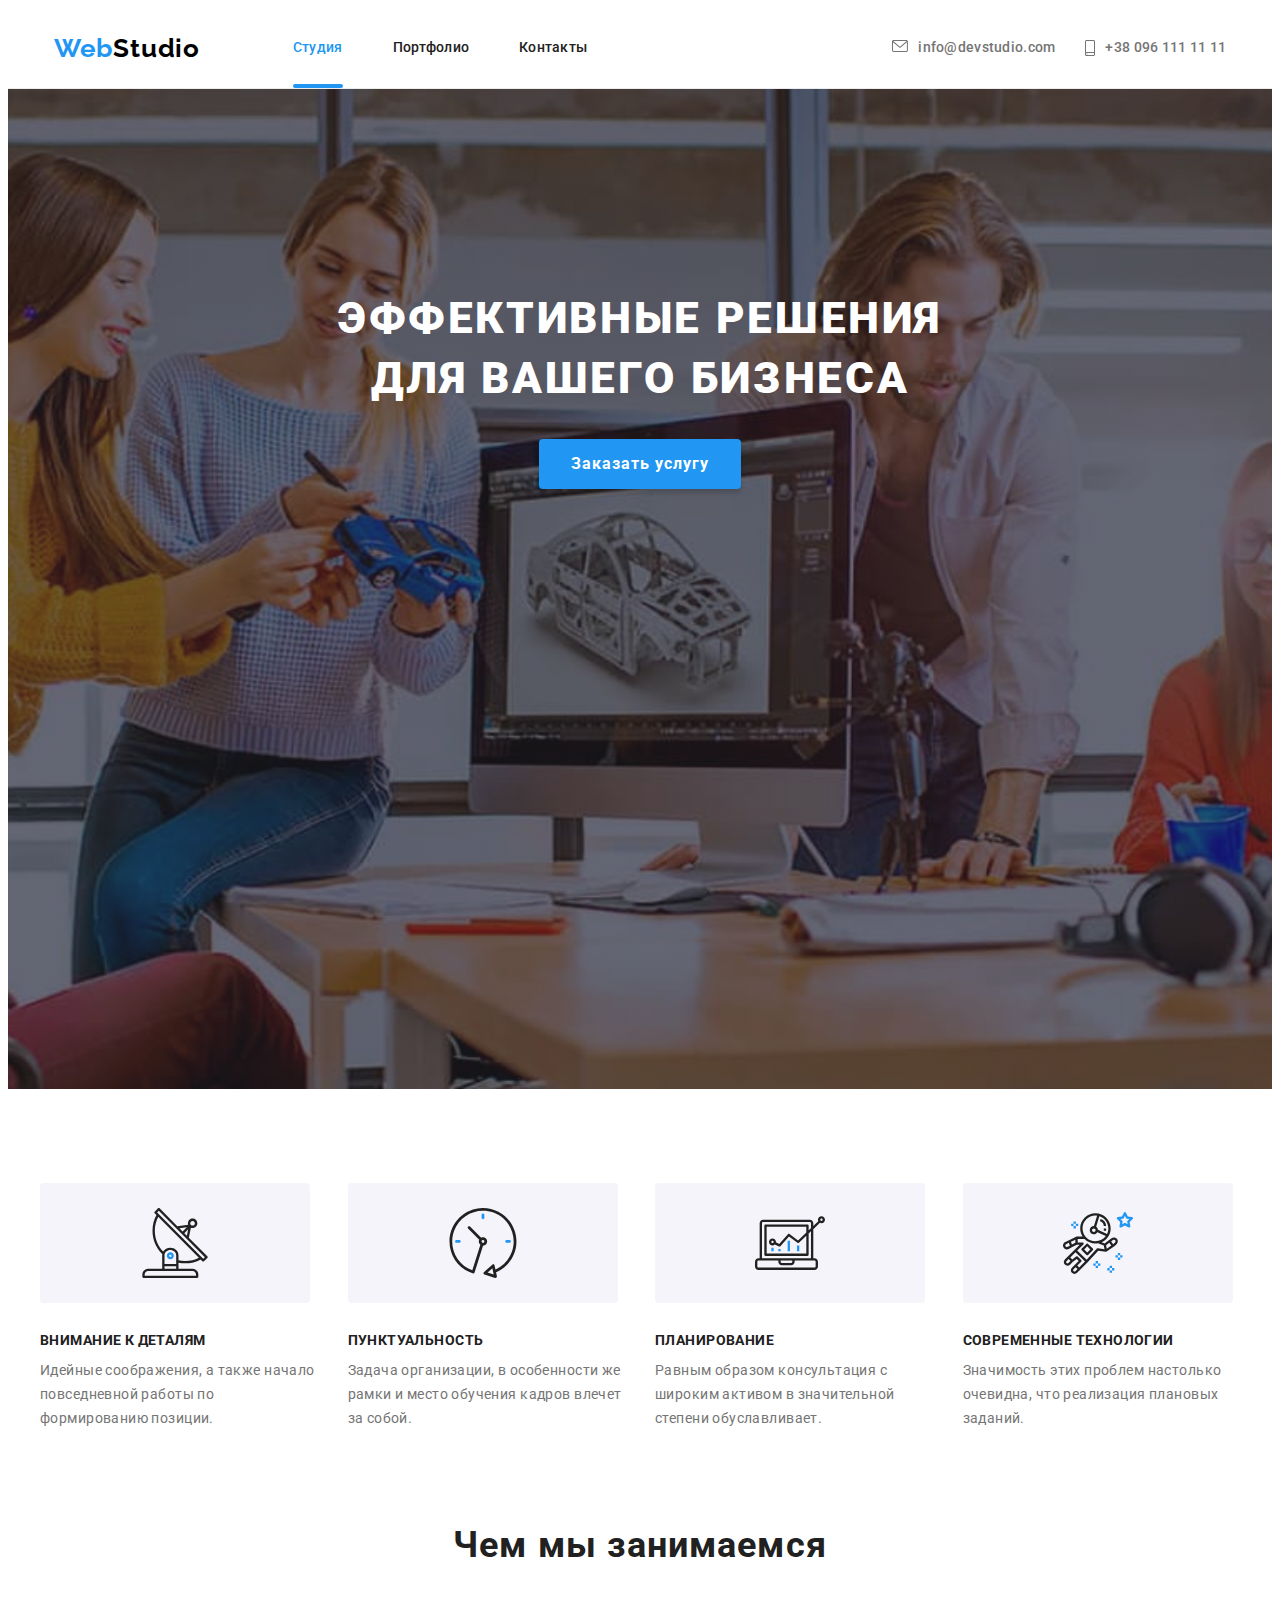
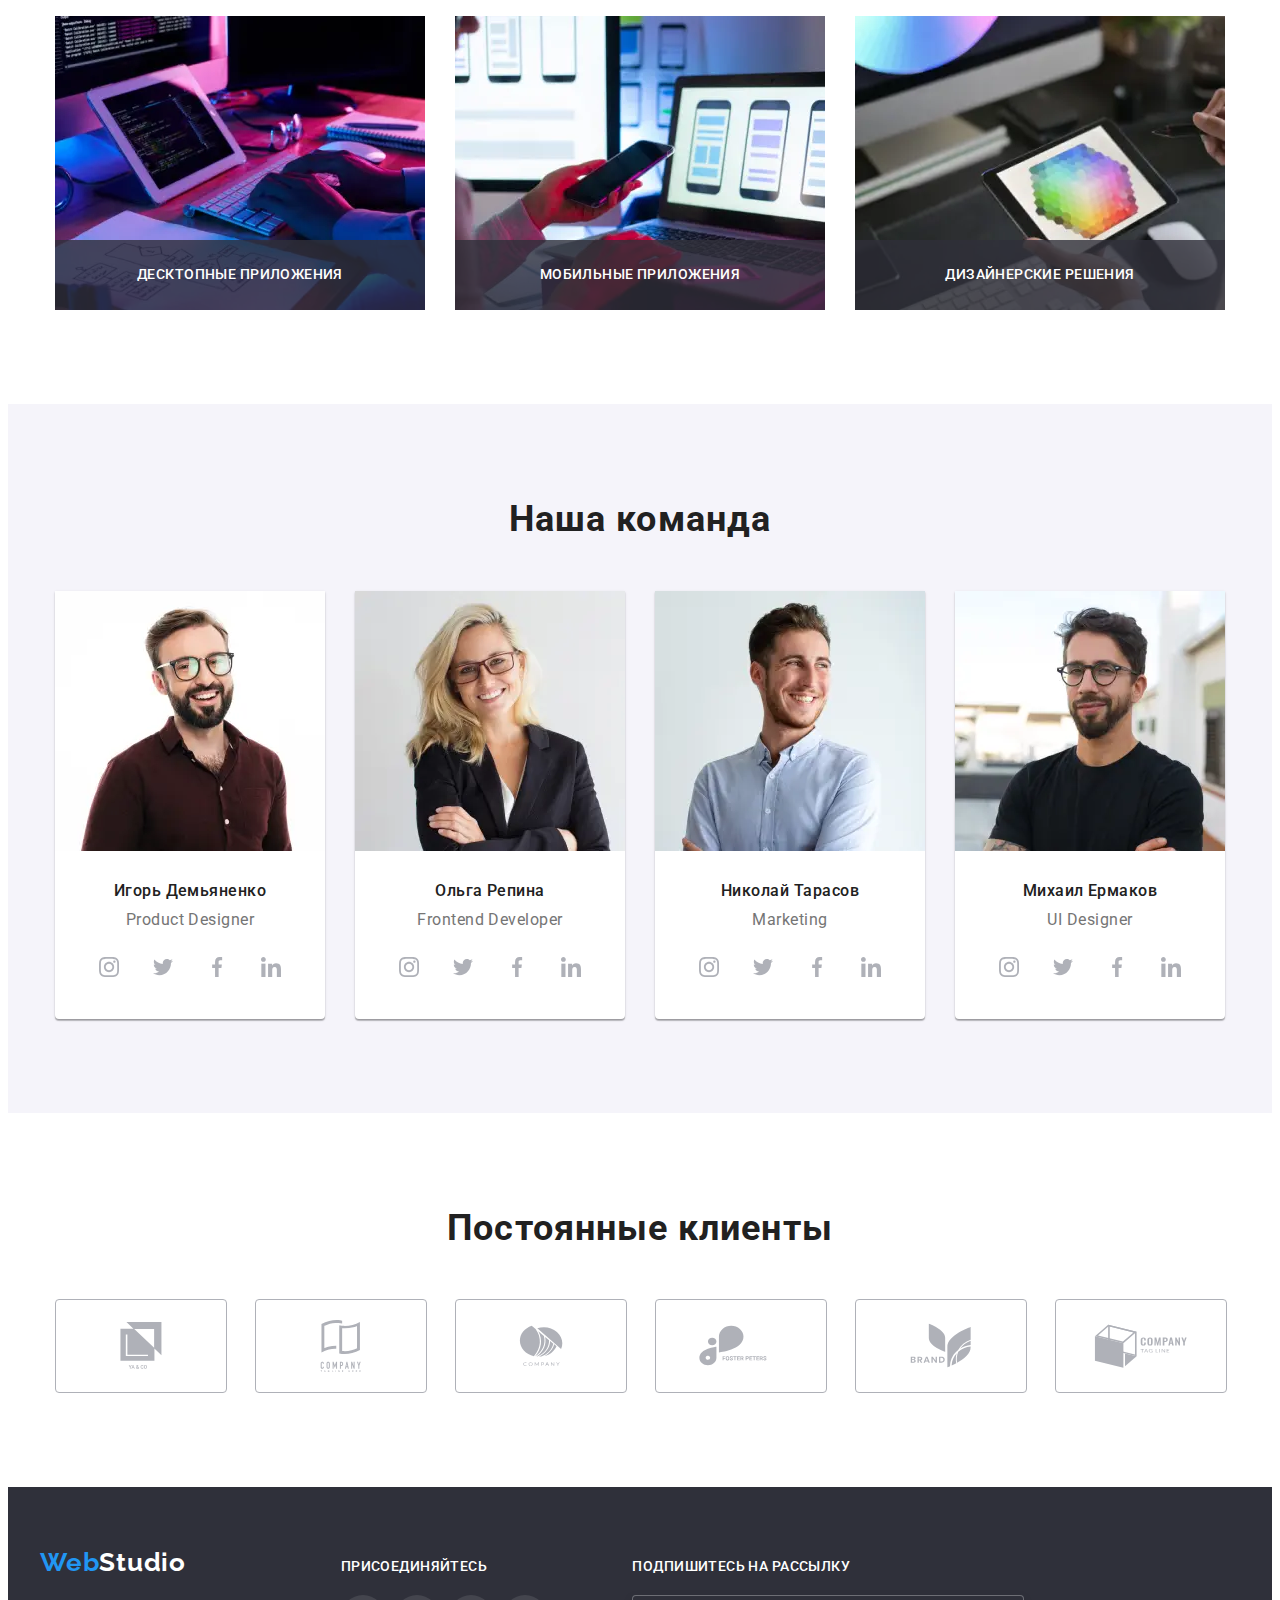
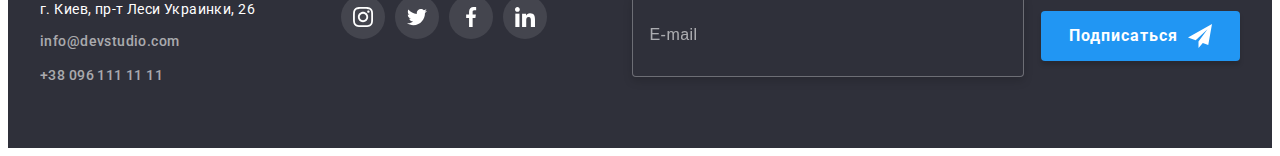
<file: index.html>
<!DOCTYPE html>
<html lang="ru">

<head>
    <meta charset="UTF-8">
    <meta http-equiv="X-UA-Compatible" content="IE=edge">
    <meta name="viewport" content="width=device-width, initial-scale=1.0">
    <title>Webstudio</title>
    <link rel="stylesheet" href="https://cdnjs.cloudflare.com/ajax/libs/modern-normalize/1.0.0/modern-normalize.min.css"
        integrity="sha512-ISS7cAi1PEhQ8jnbJpJZMd29NlhNj4AWYyLOSp2CE/CsHxTCu+r+t0D2yoJudVrd0/8fTVPUVDzY5Tvli75u/g=="
        crossorigin="anonymous" />
    <link rel="stylesheet" href="https://cdnjs.cloudflare.com/ajax/libs/animate.css/4.1.1/animate.min.css" />
    <link rel="preconnect" href="https://fonts.gstatic.com">
    <link
        href="https://fonts.googleapis.com/css2?family=Raleway:wght@700&family=Roboto:wght@400;500;700;900&display=swap"
        rel="stylesheet">
    <link rel="stylesheet" href="./css/main.min.css">
</head>

<body>
    <header class="header">
        <!-- Navigation section -->
        <div class="container header__container flex-component">
            <nav class="header__nav">
                <a class="logo header__logo header__logo_margin_right link" lang="en" href="./index.html">Web<span
                        class="header__logo_color">Studio</span></a>

                <ul class="menu flex-component list">
                    <li class="menu__item"><a class="menu__link link current" href="./index.html">Студия</a></li>
                    <li class="menu__item"><a class="menu__link link" href="./portfolio.html">Портфолио</a></li>
                    <li class="menu__item"><a class="menu__link link" href="">Контакты</a></li>
                </ul>
            </nav>
            <button type="button" class="header__mobile-menu-btn" data-menu-button>
                <svg class="header__mobile-menu-icon">
                    <use href="./images/icons.svg/symbol-defs.svg#icon-menu-mobl"></use>
                </svg>
            </button>

            <!-- Contact section -->
            <ul class="contacts header__contacts list">
                <li class="contacts__list"><a class="contacts__link header__contacts-link link"
                        href="mailto:info@devstudio.com">
                        <svg class="contacts__icon contacts__icon-email_size">
                            <use href="./images/icons.svg/symbol-defs.svg#envelope-icon"></use>
                        </svg>info@devstudio.com</a></li>
                <li class="contacts__list"><a class="contacts__link header__contacts-link link"
                        href="tel:+380961111111">
                        <svg class="contacts__icon contacts__icon-tel_size contacts__margin-top" width="10" height="16">
                            <use href="./images/icons.svg/symbol-defs.svg#smartphone"></use>
                        </svg>+38 096 111 11 11</a></li>
            </ul>
        </div>

        <!-- Mobile menu section -->
        <div class="mobile-menu" data-menu>
            <div class="mobile-menu__container">
                <button type="button" class="mobile-menu__close-btn" data-menu-close>
                    <svg class="mobile-menu__icon-close">
                        <use href="./images/icons.svg/symbol-defs.svg#close-mobl-menu"></use>
                    </svg>
                </button>

                <ul class="mobile-menu__nav list">
                    <li class="mobile-menu__item"><a href=""
                            class="mobile-menu__link mobile-menu__link-current ">Студия</a></li>
                    <li class="mobile-menu__item"><a href="./portfolio.html" class="mobile-menu__link">Портфолио</a>
                    </li>
                    <li class="mobile-menu__item"><a href="" class="mobile-menu__link">Контакты</a></li>
                </ul>

                <ul class="mobile-menu__contacts list">
                    <li class="mobile-menu__contacts-item ">
                        <a href="tel:+380961111111" class="mobile-menu__contacts-link mobile-menu__phone-color link">+38 096 111 11 11</a>
                    </li>
                    <li class="mobile-menu__contacts-item mobile-menu__email">
                        <a href="mailto:info@devstudio.com"
                            class="mobile-menu__contacts-link mobile-menu__email link">info@devstudio.com</a>
                    </li>
                </ul>

                <ul class="mobile-menu__social-list list">
                    <li class="mobile-menu__social-item">
                        <a href="" class="mobile-menu__social-links mobile-menu__after link">Instagram</a>
                    </li>
                    <li class="mobile-menu__social-item">
                        <a href="" class="mobile-menu__social-links mobile-menu__after link ">Twitter</a>
                    </li>
                    <li class="mobile-menu__social-item">
                        <a href="" class="mobile-menu__social-links mobile-menu__after link">Facebook</a>
                    </li>
                    <li class="mobile-menu__social-item">
                        <a href="" class="mobile-menu__social-links link">Linkedin</a>
                    </li>
                </ul>
            </div>
        </div>
    </header>

    <main>
        <!-- Hero section -->
        <section class="hero hero-background">
            <div class="container hero__container flex-component">
                <h1 class="hero__title">Эффективные решения для вашего бизнеса</h1>

                <button class="modal-btn buttons hero__modal-btn_margin_top" data-modal-open>Заказать услугу</button>
            </div>
        </section>

        <!-- Advantages section -->
        <section class="advantages section">
            <div class="container">
                <h2 class="visually-hidden">Преимущества</h2>

                <ul class="advantages__list  list">
                    <li class="advantages__item">
                        <div class="advantages__icon-box flex-component">
                            <svg class="advantages__icon">
                                <use href="./images/icons.svg/symbol-defs.svg#antenna-icon"></use>
                            </svg>
                        </div>

                        <h3 class="advantages__suptitle title_color">Внимание к деталям</h3>
                        <p class="advantages__text">Идейные соображения, а также начало повседневной работы по
                            формированию позиции.</p>
                    </li>
                    <li class="advantages__item">
                        <div class="advantages__icon-box flex-component">
                            <svg class="advantages__icon">
                                <use href="./images/icons.svg/symbol-defs.svg#clock"></use>
                            </svg>
                        </div>

                        <h3 class="advantages__suptitle title_color">Пунктуальность</h3>
                        <p class="advantages__text">Задача организации, в особенности же рамки и место обучения кадров
                            влечет за собой.</p>
                    </li>
                    <li class="advantages__item">
                        <div class="advantages__icon-box flex-component">
                            <svg class="advantages__icon">
                                <use href="./images/icons.svg/symbol-defs.svg#diagram"></use>
                            </svg>
                        </div>

                        <h3 class="advantages__suptitle title_color">Планирование</h3>
                        <p class="advantages__text">Равным образом консультация с широким активом в значительной степени
                            обуславливает.</p>
                    </li>
                    <li class="advantages__item">
                        <div class="advantages__icon-box flex-component">
                            <svg class="advantages__icon">
                                <use href="./images/icons.svg/symbol-defs.svg#astronaut"></use>
                            </svg>
                        </div>

                        <h3 class="advantages__suptitle title_color">Современные технологии</h3>
                        <p class="advantages__text">Значимость этих проблем настолько очевидна, что реализация плановых
                            заданий.</p>
                    </li>
                </ul>
            </div>
        </section>

        <!-- Task section -->
        <section class="task desktop-only task_padding_bottom">
            <div class="container">
                <h2 class="title title_color desktop-title">Чем мы занимаемся</h2>

                <ul class="task__list list">
                    <li class="task__item margins-right">
                        <picture>
                            <source srcset="./images/tasks/task-1.webp 1x, ./images/tasks/task-1@2x.webp 2x"
                                media="(min-width: 1200px)" type="image/webp">
                            <source srcset="./images/tasks/task-1.jpg 1x, ./images/tasks/task-1@2x.jpg 2x"
                                media="(min-width: 1200px)">
                            <img src="./images/tasks/task-1.jpg" alt="Чем мы занимаемся">
                        </picture>

                        <div class="task__thumb flex-component">
                            <p class="task__thumb-description">Десктопные приложения</p>
                        </div>
                    </li>
                    <li class="task__item margins-right">
                        <picture>
                            <source srcset="./images/tasks/task-2.webp 1x, ./images/tasks/task-2@2x.webp 2x"
                                media="(min-width: 1200px)" type="image/webp">
                            <source srcset="./images/tasks/task-2.jpg 1x, ./images/tasks/task-2@2x.jpg 2x"
                                media="(min-width: 1200px)">
                            <img src="./images/tasks/task-2.jpg" alt="Чем мы занимаемся">
                        </picture>
                        <div class="task__thumb flex-component">
                            <p class="task__thumb-description">Мобильные приложения</p>
                        </div>
                    </li>
                    <li class="task__item margins-right">
                        <picture>
                            <source srcset="./images/tasks/task-3.webp 1x, ./images/tasks/task-3@2x.webp 2x"
                                media="(min-width: 1200px)" type="image/webp">
                            <source srcset="./images/tasks/task-3.jpg 1x, ./images/tasks/task-3@2x.jpg 2x"
                                media="(min-width: 1200px)">
                            <img src="./images/tasks/task-3.jpg" alt="Чем мы занимаемся">
                        </picture>
                        <div class="task__thumb flex-component">
                            <p class="task__thumb-description">Дизайнерские решения</p>
                        </div>
                    </li>
                </ul>
            </div>
        </section>

        <!-- Our team section -->
        <section class="team section">
            <div class="container">
                <h2 class="title title_color team__title_margin_botom desktop-title">Наша команда</h2>

                <ul class="team__list flex-component list">
                    <li class="team__item">
                        <picture>
                            <source
                                srcset="./images/our-team/team-desktop-1.webp 1x, ./images/our-team/team-desktop-1@2x.webp 2x"
                                media="(min-width: 1200px)" type="image/webp">
                            <source
                                srcset="./images/our-team/team-desktop-1.jpg 1x, ./images/our-team/team-desktop-1@2x.jpg 2x"
                                media="(min-width: 1200px)">
                            <source
                                srcset="./images/our-team/team-tablet/team-tablet-1.webp 1x, ./images/our-team/team-tablet/team-tablet-1@2x.webp 2x"
                                media="(min-width: 768px)" type="image/webp">
                            <source
                                srcset="./images/our-team/team-tablet/team-tablet-1.jpg 1x, ./images/our-team/team-tablet/team-tablet-1@2x.jpg 2x"
                                media="(min-width: 768px)">
                            <source
                                srcset="./images/our-team/team-mobile/our-team-mobile-1.webp 1x, ./images/our-team/team-mobile/our-team-mobile-1@2x.webp 2x"
                                media="(min-width: 480px)" type="image/webp">
                            <source
                                srcset="./images/our-team/team-mobile/our-team-mobile-1.jpg 1x, ./images/our-team/team-mobile/our-team-mobile-1@2x.jpg 2x"
                                media="(min-width: 480px)">
                            <img src="./images/our-team/team-desktop-1.jpg" class="team__picture-size"
                                alt="Наша команда">
                        </picture>
                        <div class="team__card-description-box">
                            <h3 class="team__suptitle title_color team__text">Игорь Демьяненко</h3>
                            <p class="team__description team__text" lang="en">Product Designer</p>

                            <ul class="social-list team__social-list_margin flex-component">
                                <li class="social-list__item">
                                    <a href="" class="social-list__link flex-component link">
                                        <svg class="social-list__icon" width="20px" height="20px">
                                            <use href="./images/icons.svg/symbol-defs.svg#instagram"></use>
                                        </svg>
                                    </a>
                                </li>
                                <li class="social-list__item">
                                    <a href="" class="social-list__link flex-component link">
                                        <svg class="social-list__icon">
                                            <use href="./images/icons.svg/symbol-defs.svg#twitter"></use>
                                        </svg>
                                    </a>
                                </li>
                                <li class="social-list__item">
                                    <a href="" class="social-list__link flex-component link">
                                        <svg class="social-list__icon" width="20px" height="20px">
                                            <use href="./images/icons.svg/symbol-defs.svg#facebook"></use>
                                        </svg>
                                    </a>
                                </li>
                                <li class="social-list__item">
                                    <a href="" class="social-list__link flex-component link">
                                        <svg class="social-list__icon" width="20px" height="20px">
                                            <use href="./images/icons.svg/symbol-defs.svg#linkedin"></use>
                                        </svg>
                                    </a>
                                </li>
                            </ul>
                        </div>
                    </li>
                    <li class="team__item">
                        <picture>
                            <source
                                srcset="./images/our-team/team-desktop-2.webp 1x, ./images/our-team/team-desktop-2@2x.webp 2x"
                                media="(min-width: 1200px)" type="image/webp">
                            <source
                                srcset="./images/our-team/team-desktop-2.jpg 1x, ./images/our-team/team-desktop-2@2x.jpg 2x"
                                media="(min-width: 1200px)">
                            <source
                                srcset="./images/our-team/team-tablet/team-tablet-2.webp 1x, ./images/our-team/team-tablet/team-tablet-2@2x.webp 2x"
                                media="(min-width: 768px)" type="image/webp">
                            <source
                                srcset="./images/our-team/team-tablet/team-tablet-2.jpg 1x, ./images/our-team/team-tablet/team-tablet-2@2x.jpg 2x"
                                media="(min-width: 768px)">
                            <source
                                srcset="./images/our-team/team-mobile/our-team-mobile-2.webp 1x, ./images/our-team/team-mobile/our-team-mobile-2@2x.webp 2x"
                                media="(min-width: 480px)" type="image/webp">
                            <source
                                srcset="./images/our-team/team-mobile/our-team-mobile-2.jpg 1x, ./images/our-team/team-mobile/our-team-mobile-2@2x.jpg 2x"
                                media="(min-width: 480px)">
                            <img src="./images/our-team/team-desktop-2.jpg" class="team__picture-size"
                                alt="Наша команда">
                        </picture>
                        <div class="team__card-description-box">
                            <h3 class="team__suptitle title_color team__text">Ольга Репина</h3>
                            <p class="team__description team__text" lang="en">Frontend Developer</p>

                            <ul class="social-list team__social-list_margin flex-component">
                                <li class="social-list__item">
                                    <a href="" class="social-list__link flex-component link">
                                        <svg class="social-list__icon" width="20px" height="20px">
                                            <use href="./images/icons.svg/symbol-defs.svg#instagram"></use>
                                        </svg>
                                    </a>
                                </li>
                                <li class="social-list__item">
                                    <a href="" class="social-list__link flex-component link">
                                        <svg class="social-list__icon">
                                            <use href="./images/icons.svg/symbol-defs.svg#twitter"></use>
                                        </svg>
                                    </a>
                                </li>
                                <li class="social-list__item">
                                    <a href="" class="social-list__link flex-component linkk">
                                        <svg class="social-list__icon" width="20px" height="20px">
                                            <use href="./images/icons.svg/symbol-defs.svg#facebook"></use>
                                        </svg>
                                    </a>
                                </li>
                                <li class="social-list__item">
                                    <a href="" class="social-list__link flex-component link">
                                        <svg class="social-list__icon" width="20px" height="20px">
                                            <use href="./images/icons.svg/symbol-defs.svg#linkedin"></use>
                                        </svg>
                                    </a>
                                </li>
                            </ul>
                        </div>
                    </li>
                    <li class="team__item">
                        <picture>
                            <source
                                srcset="./images/our-team/team-desktop-3.webp 1x, ./images/our-team/team-desktop-3@2x.webp 2x"
                                media="(min-width: 1200px)" type="image/webp">
                            <source
                                srcset="./images/our-team/team-desktop-3.jpg 1x, ./images/our-team/team-desktop-3@2x.jpg 2x"
                                media="(min-width: 1200px)">
                            <source
                                srcset="./images/our-team/team-tablet/team-tablet-3.webp 1x, ./images/our-team/team-tablet/team-tablet-3@2x.webp 2x"
                                media="(min-width: 768px)" type="image/webp">
                            <source
                                srcset="./images/our-team/team-tablet/team-tablet-3.jpg 1x, ./images/our-team/team-tablet/team-tablet-3@2x.jpg 2x"
                                media="(min-width: 768px)">
                            <source
                                srcset="./images/our-team/team-mobile/our-team-mobile-3.webp 1x, ./images/our-team/team-mobile/our-team-mobile-3@2x.webp 2x"
                                media="(min-width: 480px)" type="image/webp">
                            <source
                                srcset="./images/our-team/team-mobile/our-team-mobile-3.jpg 1x, ./images/our-team/team-mobile/our-team-mobile-3@2x.jpg 2x"
                                media="(min-width: 480px)">
                            <img src="./images/our-team/team-desktop-3.jpg" class="team__picture-size"
                                alt="Наша команда">
                        </picture>
                        <div class="team__card-description-box">
                            <h3 class="team__suptitle title_color team__text">Николай Тарасов</h3>
                            <p class="team__description team__text" lang="en">Marketing</p>

                            <ul class="social-list team__social-list_margin flex-component">
                                <li class="social-list__item">
                                    <a href="" class="social-list__link flex-component link">
                                        <svg class="social-list__icon" width="20px" height="20px">
                                            <use href="./images/icons.svg/symbol-defs.svg#instagram"></use>
                                        </svg>
                                    </a>
                                </li>
                                <li class="social-list__item">
                                    <a href="" class="social-list__link flex-component link">
                                        <svg class="social-list__icon">
                                            <use href="./images/icons.svg/symbol-defs.svg#twitter"></use>
                                        </svg>
                                    </a>
                                </li>
                                <li class="social-list__item">
                                    <a href="" class="social-list__link flex-component linkk">
                                        <svg class="social-list__icon" width="20px" height="20px">
                                            <use href="./images/icons.svg/symbol-defs.svg#facebook"></use>
                                        </svg>
                                    </a>
                                </li>
                                <li class="social-list__item">
                                    <a href="" class="social-list__link flex-component link">
                                        <svg class="social-list__icon" width="20px" height="20px">
                                            <use href="./images/icons.svg/symbol-defs.svg#linkedin"></use>
                                        </svg>
                                    </a>
                                </li>
                            </ul>
                        </div>
                    </li>
                    <li class="team__item">
                        <picture>
                            <source
                                srcset="./images/our-team/team-desktop-4.webp 1x, ./images/our-team/team-desktop-4@2x.webp 2x"
                                media="(min-width: 1200px)" type="image/webp">
                            <source
                                srcset="./images/our-team/team-desktop-4.jpg 1x, ./images/our-team/team-desktop-4@2x.jpg 2x"
                                media="(min-width: 1200px)">
                            <source
                                srcset="./images/our-team/team-tablet/team-tablet-4.webp 1x, ./images/our-team/team-tablet/team-tablet-4@2x.webp 2x"
                                media="(min-width: 768px)" type="image/webp">
                            <source
                                srcset="./images/our-team/team-tablet/team-tablet-4.jpg 1x, ./images/our-team/team-tablet/team-tablet-4@2x.jpg 2x"
                                media="(min-width: 768px)">
                            <source
                                srcset="./images/our-team/team-mobile/our-team-mobile-4.webp 1x, ./images/our-team/team-mobile/our-team-mobile-4@2x.webp 2x"
                                media="(min-width: 480px)" type="image/webp">
                            <source
                                srcset="./images/our-team/team-mobile/our-team-mobile-4.jpg 1x, ./images/our-team/team-mobile/our-team-mobile-4@2x.jpg 2x"
                                media="(min-width: 480px)">
                            <img src="./images/our-team/team-desktop-4.jpg" class="team__picture-size"
                                alt="Наша команда">
                        </picture>
                        <div class="team__card-description-box">
                            <h3 class="team__suptitle title_color team__text">Михаил Ермаков</h3>
                            <p class="team__description team__text" lang="en">UI Designer</p>

                            <ul class="social-list team__social-list_margin flex-component">
                                <li class="social-list__item">
                                    <a href="" class="social-list__link flex-component link">
                                        <svg class="social-list__icon" width="20px" height="20px">
                                            <use href="./images/icons.svg/symbol-defs.svg#instagram"></use>
                                        </svg>
                                    </a>
                                </li>
                                <li class="social-list__item">
                                    <a href="" class="social-list__link flex-component link">
                                        <svg class="social-list__icon">
                                            <use href="./images/icons.svg/symbol-defs.svg#twitter"></use>
                                        </svg>
                                    </a>
                                </li>
                                <li class="social-list__item">
                                    <a href="" class="social-list__link flex-component linkk">
                                        <svg class="social-list__icon" width="20px" height="20px">
                                            <use href="./images/icons.svg/symbol-defs.svg#facebook"></use>
                                        </svg>
                                    </a>
                                </li>
                                <li class="social-list__item">
                                    <a href="" class="social-list__link flex-component link">
                                        <svg class="social-list__icon" width="20px" height="20px">
                                            <use href="./images/icons.svg/symbol-defs.svg#linkedin"></use>
                                        </svg>
                                    </a>
                                </li>
                            </ul>
                        </div>
                    </li>
                </ul>
            </div>
        </section>

        <!-- Client section -->
        <section class="clients container section">
            <h2 class="title title_color desktop-title">Постоянные клиенты</h2>

            <ul class="clients__list clients__list_margin list">
                <li class="clients__item">
                    <a href="" class="clients__link link flex-component">
                        <svg class="clients__icon" width="41" height="47">
                            <use href="./images/icons.svg/symbol-defs.svg#company-1"></use>
                        </svg>
                    </a>
                </li>
                <li class="clients__item">
                    <a href="" class="clients__link link flex-component">
                        <svg class="clients__icon" width="40" height="52">
                            <use href="./images/icons.svg/symbol-defs.svg#company-2"></use>
                        </svg>
                    </a>
                </li>
                <li class="clients__item">
                    <a href="" class="clients__link link flex-component">
                        <svg class="clients__icon" width="43" height="41">
                            <use href="./images/icons.svg/symbol-defs.svg#company-3"></use>
                        </svg>
                    </a>
                </li>
                <li class="clients__item">
                    <a href="" class="clients__link link flex-component">
                        <svg class="clients__icon" width="84" height="41">
                            <use href="./images/icons.svg/symbol-defs.svg#company-4"></use>
                        </svg>
                    </a>
                </li>
                <li class="clients-item">
                    <a href="" class="clients__link link flex-component">
                        <svg class="clients__icon" width="63" height="45">
                            <use href="./images/icons.svg/symbol-defs.svg#company-5"></use>
                        </svg>
                    </a>
                </li>
                <li class="clients-item">
                    <a href="" class="clients__link link flex-component">
                        <svg class="clients__icon" width="94" height="44">
                            <use href="./images/icons.svg/symbol-defs.svg#company-6"></use>
                        </svg>
                    </a>
                </li>
            </ul>
        </section>

    </main>

    <footer class="footer">
        <div class="container footer__container">
            <div class="footer__address-section">
                <a class="logo footer__logo link" lang="en" href="./index.html">Web<span
                        class="footer__logo_color">Studio</span></a>

                <!-- Address section -->
                <address class="footer__address-box">
                    <p class="footer__address-text">г. Киев, пр-т Леси Украинки, 26</p>

                    <ul class="footer__address-list list">
                        <li>
                            <a class="contacts__link footer__contact-links link"
                                href="mailto:info@devstudio.com">info@devstudio.com</a>
                        </li>
                        <li class="contacts__footer-margin-top">
                            <a class="contacts__link footer__contact-links link" href="tel:+380961111111">+38 096 111 11
                                11</a>
                        </li>
                    </ul>
                </address>
            </div>

            <!-- Social links -->
            <div class="footer__social">
                <p class="footer__box-text">Присоединяйтесь</p>

                <ul class="social-list footer__social-list_margins flex-component list">
                    <li class="social-list__item">
                        <a href="" class="social-list__link footer__social-link_bgcolor flex-component link">
                            <svg class="social-list__icon footer__social-icon_color">
                                <use href="./images/icons.svg/symbol-defs.svg#instagram" width="20px" height="20px">
                                </use>
                            </svg>
                        </a>
                    </li>
                    <li class="social-list__item">
                        <a href="" class="social-list__link footer__social-link_bgcolor flex-component link">
                            <svg class="social-list__icon footer__social-icon_color">
                                <use href="./images/icons.svg/symbol-defs.svg#twitter" width="20px" height="20px"></use>
                            </svg>
                        </a>
                    </li>
                    <li class="social-list__item">
                        <a href="" class="social-list__link footer__social-link_bgcolor flex-component link">
                            <svg class="social-list__icon footer__social-icon_color">
                                <use href="./images/icons.svg/symbol-defs.svg#facebook" width="20px" height="20px">
                                </use>
                            </svg>
                        </a>
                    </li>
                    <li class="social-list__item">
                        <a href="" class="social-list__link footer__social-link_bgcolor flex-component link">
                            <svg class="social-list__icon footer__social-icon_color">
                                <use href="./images/icons.svg/symbol-defs.svg#linkedin" width="20px" height="20px">
                                </use>
                            </svg>
                        </a>
                    </li>
                </ul>
            </div>

            <div class="">
                <p class="footer__box-text">Подпишитесь на рассылку</p>

                <form method="POST" class="mailing-form">
                    <input type="email" class="mailing-form__input" placeholder="E-mail">
                    <button type="submit" class="modal-btn buttons mailing-form__button flex-component">
                        Подписаться
                        <svg class="mailing-form__icon" width="24" height="24">
                            <use href="./images/icons.svg/symbol-defs.svg#icon-send"></use>
                        </svg></button>
                </form>
            </div>
        </div>
    </footer>

    <!-- Modal Window -->
    <div class="backdrop is-hidden" data-modal>
        <div class="modal flex-component">
            <button type="button" class="modal__close flex-component" data-modal-close>
                <svg class="modal__close-icon" width="11" height="11">
                    <use href="./images/icons.svg/symbol-defs.svg#icon-close"></use>
                </svg>
            </button>

            <form method="POST" class="contact-form">
                <p class="contact-form__title">Оставьте свои данные, мы вам перезвоним</p>

                <label for="user-name" class="contact-form__label">Имя</label>
                <span class="contact-form__input-wrapper">
                    <input type="text" name="user-name" class="contact-form__input" id="user-name" minlength="2">
                    <svg class="contact-form__icon" width="18" height="18">
                        <use href="./images/icons.svg/symbol-defs.svg#icon-person-black"></use>
                    </svg>
                </span>

                <label for="user-tel" class="contact-form__label">Телефон</label>
                <span class="contact-form__input-wrapper">
                    <input type="tel" name="user-tel" class="contact-form__input" id="user-tel">
                    <svg class="contact-form__icon" width="18" height="18">
                        <use href="./images/icons.svg/symbol-defs.svg#icon-phone-black"></use>
                    </svg>
                </span>

                <label for="user-email" class="contact-form__label">Почта</label>
                <span class="contact-form__input-wrapper">
                    <input type="email" name="user-email" class="contact-form__input" id="user-email" required>
                    <svg class="contact-form__icon" width="18" height="18">
                        <use href="./images/icons.svg/symbol-defs.svg#icon-email-black"></use>
                    </svg>
                </span>

                <label for="user-comment" class="contact-form__label">Комментарий</label>

                <textarea name="user-comment" class="contact-form__textarea" id="user-comment"
                    placeholder="Введите текст"></textarea>

                <label for="checkbox-policy" class="contact-form__checkbox-policy">
                    <input type="checkbox" class="contact-form__checkbox-input visually-hidden" name="user-policy"
                        value="agree" id="checkbox-policy" required />

                    <svg class="contact-form__checkbox-icon" width="16" height="15">
                        <use href="./images/icons.svg/symbol-defs.svg#icon-box-black"></use>
                    </svg>
                    <svg class="contact-form__checkbox-icon-check" width="16" height="15">
                        <use href="./images/icons.svg/symbol-defs.svg#icon-check"></use>
                    </svg>
                    Соглашаюсь с рассылкой и принимаю &nbsp;<a class="contact-form__checkbox-policy-link"
                        href="">Условия договора</a>
                </label>

                <button type="submit" class="modal-btn buttons contact-form__button">Отправить</button>
            </form>
        </div>
    </div>

    <script src="./js/modal.js"></script>
    <script src="./js/mobile-menu.js"></script>
</body>

</html>
</file>
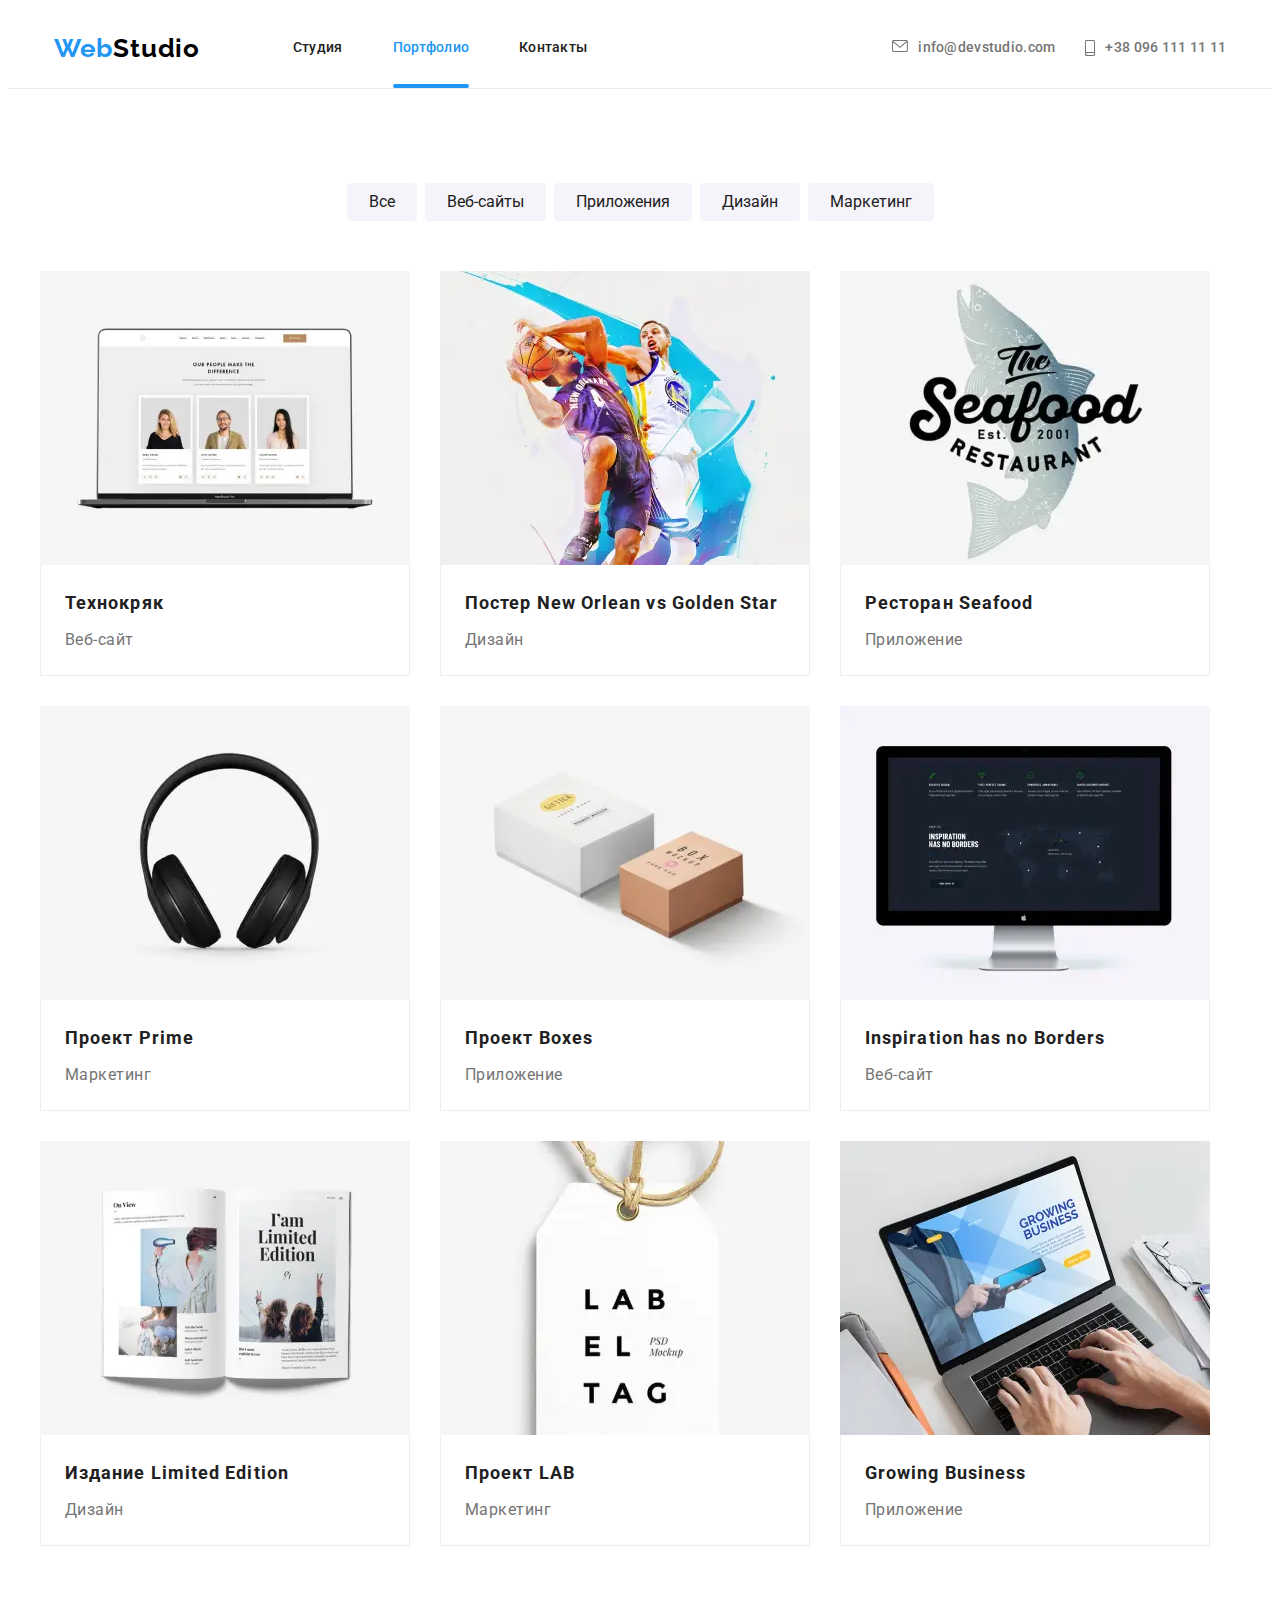
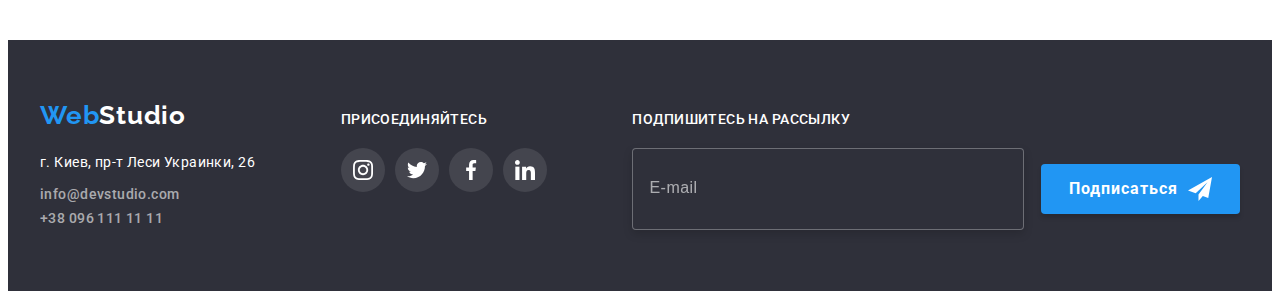
<file: portfolio.html>
<!DOCTYPE html>
<html lang="ru">

<head>
    <meta charset="UTF-8">
    <meta http-equiv="X-UA-Compatible" content="IE=edge">
    <meta name="viewport" content="width=device-width, initial-scale=1.0">
    <title>Webstudio</title>
    <link rel="stylesheet" href="https://cdnjs.cloudflare.com/ajax/libs/modern-normalize/1.0.0/modern-normalize.min.css"
        integrity="sha512-ISS7cAi1PEhQ8jnbJpJZMd29NlhNj4AWYyLOSp2CE/CsHxTCu+r+t0D2yoJudVrd0/8fTVPUVDzY5Tvli75u/g=="
        crossorigin="anonymous" />
    <link rel="preconnect" href="https://fonts.gstatic.com">
    <link href="https://fonts.googleapis.com/css2?family=Raleway:wght@700&family=Roboto:wght@400;500;700;900&display=swap"
        rel="stylesheet">
    <link rel="stylesheet" href="./css/main.min.css">
</head>

<body>
<header class="header">
    <!-- Navigation section -->
    <div class="container header__container flex-component">
        <nav class="header__nav">
            <a class="logo header__logo header__logo_margin_right link" lang="en" href="./index.html">Web<span
                    class="header__logo_color">Studio</span></a>

            <ul class="menu flex-component list">
                <li class="menu__item"><a class="menu__link link" href="./index.html">Студия</a></li>
                <li class="menu__item"><a class="menu__link link current" href="./portfolio.html">Портфолио</a></li>
                <li class="menu__item"><a class="menu__link link" href="">Контакты</a></li>
            </ul>
        </nav>
        <button type="button" class="header__mobile-menu-btn" data-menu-button>
            <svg class="header__mobile-menu-icon">
                <use href="./images/icons.svg/symbol-defs.svg#icon-menu-mobl"></use>
            </svg>
        </button>

        <!-- Contact section -->
        <ul class="contacts header__contacts list">
            <li class="contacts__list"><a class="contacts__link header__contacts-link link"
                    href="mailto:info@devstudio.com">
                    <svg class="contacts__icon contacts__icon-email_size">
                        <use href="./images/icons.svg/symbol-defs.svg#envelope-icon"></use>
                    </svg>info@devstudio.com</a></li>
            <li class="contacts__list"><a class="contacts__link header__contacts-link link" href="tel:+380961111111">
                    <svg class="contacts__icon contacts__icon-tel_size" width="10" height="16">
                        <use href="./images/icons.svg/symbol-defs.svg#smartphone"></use>
                    </svg>+38 096 111 11 11</a></li>
        </ul>
    </div>

    <!-- Mobile menu section -->
    <div class="mobile-menu" data-menu>
        <div class="container mobile-menu__container">
            <button type="button" class="mobile-menu__close-btn" data-menu-close>
                <svg class="mobile-menu__icon-close">
                    <use href="./images/icons.svg/symbol-defs.svg#close-mobl-menu"></use>
                </svg>
            </button>

            <ul class="mobile-menu__nav list">
                <li class="mobile-menu__item"><a href="./index.html" class="mobile-menu__link">Студия</a>
                </li>
                <li class="mobile-menu__item"><a href="./portfolio.html" class="mobile-menu__link mobile-menu__link-current">Портфолио</a>
                </li>
                <li class="mobile-menu__item"><a href="" class="mobile-menu__link">Контакты</a></li>
            </ul>

            <ul class="mobile-menu__contacts list">
                <li class="mobile-menu__contacts-item ">
                    <a href="tel:+380961111111" class="mobile-menu__contacts-link link">+38 096 111 11 11</a>
                </li>
                <li class="mobile-menu__contacts-item mobile-menu__email">
                    <a href="mailto:info@devstudio.com"
                        class="mobile-menu__contacts-link mobile-menu__email link">info@devstudio.com</a>
                </li>
            </ul>

            <ul class="mobile-menu__social-list list">
                <li class="mobile-menu__social-item">
                    <a href="" class="mobile-menu__social-links mobile-menu__instagram link">Instagram</a>
                </li>
                <li class="mobile-menu__social-item">
                    <a href="" class="mobile-menu__social-links mobile-menu__twitter link ">Twitter</a>
                </li>
                <li class="mobile-menu__social-item">
                    <a href="" class="mobile-menu__social-links mobile-menu__facebook link">Facebook</a>
                </li>
                <li class="mobile-menu__social-item">
                    <a href="" class="mobile-menu__social-links link">Linkedin</a>
                </li>
            </ul>
        </div>
    </div>
</header>

    <main>
        <section class="portfolio section">
            <h1 class="visually-hidden">Фильтры</h1>
            <div class="portfolio__box container">
                <!-- Radio button section -->
                <ul class="portfolio__radio-buttons-list list">
                    <li class="portfolio__radio-buttons-item"><button class="portfolio__buttons buttons" type="button">Все</button></li>
                    <li class="portfolio__radio-buttons-item"><button class="portfolio__buttons buttons" type="button">Веб-сайты</button></li>
                    <li class="portfolio__radio-buttons-item"><button class="portfolio__buttons buttons" type="button">Приложения</button></li>
                    <li class="portfolio__radio-buttons-item"><button class="portfolio__buttons buttons" type="button">Дизайн</button></li>
                    <li class="portfolio__radio-buttons-item"><button class="portfolio__buttons buttons" type="button">Маркетинг</button></li>
                </ul>

                <!-- Portfolio section -->
                    <ul class="portfolio__card-list list">
                        <li class="portfolio__card-item">
                            <a class="portfolio__card-link link" href="">
                                <div class="portfolio__img-wrapper">
                                    <picture>
                                        <source srcset="./images/portfolio/card-laptop-1.webp 1x, ./images/portfolio/card-laptop-1@2x.webp 2x"
                                            media="(min-width: 1200px)" type="image/webp">
                                        <source srcset="./images/portfolio/card-laptop-1.jpg 1x, ./images/portfolio/card-laptop-1@2x.jpg 2x"
                                            media="(min-width: 1200px)">
                                        <source srcset="./images/portfolio/tablet/card-tablet-1.webp 1x, ./images/portfolio/tablet/card-tablet-1@2x.webp 2x"
                                            media="(min-width: 768px)" type="image/webp">
                                        <source srcset="./images/portfolio/tablet/card-tablet-1.jpg 1x, ./images/portfolio/tablet/card-tablet-1@2x.jpg 2x"
                                            media="(min-width: 768px)">
                                        <source srcset="./images/portfolio/mobile/card-mobile-1.webp 1x, ./images/portfolio/mobile/card-mobile-1@2x.webp 2x"
                                            media="(min-width: 480px)" type="image/webp">
                                        <source srcset="./images/portfolio/mobile/card-mobile-1.jpg 1x, ./images/portfolio/mobile/card-mobile-1@2x.jpg 2x"
                                            media="(min-width: 480px)">
                                        <img src="./images/portfolio/card-laptop-1.jpg" class="portfolio__image" alt="Технокряк">
                                    </picture>
                                    
                                    <p class="portfolio__overlay">Технокряк это современная площадка распространения коронавируса. Компании используют эту платформу для цифрового
                                        шпионажа и атак на защищённые сервера конкурентов.</p>
                                </div>
                                    <div class="portfolio__card-description-box">
                                        <h2 class="portfolio__card-title">Технокряк</h2>
                                        <p class="portfolio__card-text">Веб-сайт</p>
                                    </div>
                            </a>
                        </li>
                        <li class="portfolio__card-item">
                            <a class="portfolio__card-link link" href="">
                                <div class="portfolio__img-wrapper">
                                    <picture>
                                        <source srcset="./images/portfolio/card-laptop-2.webp 1x, ./images/portfolio/card-laptop-2@2x.webp 2x"
                                            media="(min-width: 1200px)" type="image/webp">
                                        <source srcset="./images/portfolio/card-laptop-2.jpg 1x, ./images/portfolio/card-laptop-2@2x.jpg 2x"
                                            media="(min-width: 1200px)">
                                        <source srcset="./images/portfolio/tablet/card-tablet-2.webp 1x, ./images/portfolio/tablet/card-tablet-2@2x.webp 2x"
                                            media="(min-width: 768px)" type="image/webp">
                                        <source srcset="./images/portfolio/tablet/card-tablet-2.jpg 1x, ./images/portfolio/tablet/card-tablet-2@2x.jpg 2x"
                                            media="(min-width: 768px)">
                                        <source srcset="./images/portfolio/mobile/card-mobile-2.webp 1x, ./images/portfolio/mobile/card-mobile-2@2x.webp 2x"
                                            media="(min-width: 480px)" type="image/webp">
                                        <source srcset="./images/portfolio/mobile/card-mobile-2.jpg 1x, ./images/portfolio/mobile/card-mobile-2@2x.jpg 2x"
                                            media="(min-width: 480px)">
                                        <img src="./images/portfolio/card-laptop-2.jpg" class="portfolio__image" alt="Постер">
                                    </picture>
                                    
                                    <p class="portfolio__overlay">Технокряк это современная площадка распространения коронавируса. Компании используют эту
                                        платформу для цифрового шпионажа и атак на защищённые сервера конкурентов.</p>
                                </div>
                                    <div class="portfolio__card-description-box">
                                        <h2 class="portfolio__card-title">Постер New Orlean vs Golden Star</h2>
                                        <p class="portfolio__card-text">Дизайн</p>
                                    </div>
                            </a>
                        </li>
                        <li class="portfolio__card-item">
                            <a class="portfolio__card-link link" href="">
                                <div class="portfolio__img-wrapper">
                                    <picture>
                                        <source srcset="./images/portfolio/card-laptop-3.webp 1x, ./images/portfolio/card-laptop-3@2x.webp 2x"
                                            media="(min-width: 1200px)" type="image/webp">
                                        <source srcset="./images/portfolio/card-laptop-3.jpg 1x, ./images/portfolio/card-laptop-3@2x.jpg 2x"
                                            media="(min-width: 1200px)">
                                        <source srcset="./images/portfolio/tablet/card-tablet-3.webp 1x, ./images/portfolio/tablet/card-tablet-3@2x.webp 2x"
                                            media="(min-width: 768px)" type="image/webp">
                                        <source srcset="./images/portfolio/tablet/card-tablet-3.jpg 1x, ./images/portfolio/tablet/card-tablet-3@2x.jpg 2x"
                                            media="(min-width: 768px)">
                                        <source srcset="./images/portfolio/mobile/card-mobile-3.webp 1x, ./images/portfolio/mobile/card-mobile-3@2x.webp 2x"
                                            media="(min-width: 480px)" type="image/webp">
                                        <source srcset="./images/portfolio/mobile/card-mobile-3.jpg 1x, ./images/portfolio/mobile/card-mobile-3@2x.jpg 2x"
                                            media="(min-width: 480px)">
                                        <img src="./images/portfolio/card-laptop-3.jpg" class="portfolio__image" alt="Морская еда">
                                    </picture>
                                    
                                    <p class="portfolio__overlay">Технокряк это современная площадка распространения коронавируса. Компании используют эту
                                        платформу для цифрового шпионажа и атак на защищённые сервера конкурентов.</p>
                                </div>
                                    <div class="portfolio__card-description-box">
                                        <h2 class="portfolio__card-title">Ресторан Seafood</h2>
                                        <p class="portfolio__card-text">Приложение</p>
                                    </div>
                                    </a>
                        </li>
                        <li class="portfolio__card-item">
                            <a class="portfolio__card-link link" href="">
                                <div class="portfolio__img-wrapper">
                                    <picture>
                                        <source srcset="./images/portfolio/card-laptop-4.webp 1x, ./images/portfolio/card-laptop-4@2x.webp 2x"
                                            media="(min-width: 1200px)" type="image/webp">
                                        <source srcset="./images/portfolio/card-laptop-4.jpg 1x, ./images/portfolio/card-laptop-4@2x.jpg 2x"
                                            media="(min-width: 1200px)">
                                        <source srcset="./images/portfolio/tablet/card-tablet-4.webp 1x, ./images/portfolio/tablet/card-tablet-4@2x.webp 2x"
                                            media="(min-width: 768px)" type="image/webp">
                                        <source srcset="./images/portfolio/tablet/card-tablet-4.jpg 1x, ./images/portfolio/tablet/card-tablet-4@2x.jpg 2x"
                                            media="(min-width: 768px)">
                                        <source srcset="./images/portfolio/mobile/card-mobile-4.webp 1x, ./images/portfolio/mobile/card-mobile-4@2x.webp 2x"
                                            media="(min-width: 480px)" type="image/webp">
                                        <source srcset="./images/portfolio/mobile/card-mobile-4.jpg 1x, ./images/portfolio/mobile/card-mobile-4@2x.jpg 2x"
                                            media="(min-width: 480px)">
                                        <img src="./images/portfolio/card-laptop-4.jpg" class="portfolio__image" alt="Наушники4">
                                    </picture>
                                    
                                    <p class="portfolio__overlay">Технокряк это современная площадка распространения коронавируса. Компании используют эту
                                        платформу для цифрового шпионажа и атак на защищённые сервера конкурентов.</p>
                                </div>
                                    <div class="portfolio__card-description-box">
                                        <h2 class="portfolio__card-title">Проект Prime</h2>
                                        <p class="portfolio__card-text">Маркетинг</p>
                                    </div>
                                    </a>
                        </li>
                        <li class="portfolio__card-item">
                            <a class="portfolio__card-link link" href="">
                                <div class="portfolio__img-wrapper">
                                    <picture>
                                        <source srcset="./images/portfolio/card-laptop-5.webp 1x, ./images/portfolio/card-laptop-5@2x.webp 2x"
                                            media="(min-width: 1200px)" type="image/webp">
                                        <source srcset="./images/portfolio/card-laptop-5.jpg 1x, ./images/portfolio/card-laptop-5@2x.jpg 2x"
                                            media="(min-width: 1200px)">
                                        <source srcset="./images/portfolio/tablet/card-tablet-5.webp 1x, ./images/portfolio/tablet/card-tablet-5@2x.webp 2x"
                                            media="(min-width: 768px)" type="image/webp">
                                        <source srcset="./images/portfolio/tablet/card-tablet-5.jpg 1x, ./images/portfolio/tablet/card-tablet-5@2x.jpg 2x"
                                            media="(min-width: 768px)">
                                        <source srcset="./images/portfolio/mobile/card-mobile-5.webp 1x, ./images/portfolio/mobile/card-mobile-5@2x.webp 2x"
                                            media="(min-width: 480px)" type="image/webp">
                                        <source srcset="./images/portfolio/mobile/card-mobile-5.jpg 1x, ./images/portfolio/mobile/card-mobile-5@2x.jpg 2x"
                                            media="(min-width: 480px)">
                                        <img src="./images/portfolio/card-laptop-5.jpg" class="portfolio__image" alt="Коробки">
                                    </picture>
                                    
                                    <p class="portfolio__overlay">Технокряк это современная площадка распространения коронавируса. Компании используют эту платформу для цифрового
                                        шпионажа и атак на защищённые сервера конкурентов.</p>
                                </div>
                                    <div class="portfolio__card-description-box">
                                        <h2 class="portfolio__card-title">Проект Boxes</h2>
                                        <p class="portfolio__card-text">Приложение</p>
                                    </div>
                            </a>
                        </li>
                        <li class="portfolio__card-item">
                            <a class="portfolio__card-link link" href="">
                                <div class="portfolio__img-wrapper">
                                    <picture>
                                        <source srcset="./images/portfolio/card-laptop-6.webp 1x, ./images/portfolio/card-laptop-6@2x.webp 2x"
                                            media="(min-width: 1200px)" type="image/webp">
                                        <source srcset="./images/portfolio/card-laptop-6.jpg 1x, ./images/portfolio/card-laptop-6@2x.jpg 2x"
                                            media="(min-width: 1200px)">
                                        <source srcset="./images/portfolio/tablet/card-tablet-6.webp 1x, ./images/portfolio/tablet/card-tablet-6@2x.webp 2x"
                                            media="(min-width: 768px)" type="image/webp">
                                        <source srcset="./images/portfolio/tablet/card-tablet-6.jpg 1x, ./images/portfolio/tablet/card-tablet64@2x.jpg 2x"
                                            media="(min-width: 768px)">
                                        <source srcset="./images/portfolio/mobile/card-mobile-6.webp 1x, ./images/portfolio/mobile/card-mobile-6@2x.webp 2x"
                                            media="(min-width: 480px)" type="image/webp">
                                        <source srcset="./images/portfolio/mobile/card-mobile-6.jpg 1x, ./images/portfolio/mobile/card-mobile-6@2x.jpg 2x"
                                            media="(min-width: 480px)">
                                        <img src="./images/portfolio/card-laptop-6.jpg" class="portfolio__image" alt="Телевизор">
                                    </picture>
                                    
                                    <p class="portfolio__overlay">Технокряк это современная площадка распространения коронавируса. Компании используют эту платформу для цифрового
                                        шпионажа и атак на защищённые сервера конкурентов.</p>
                                </div>
                                    <div class="portfolio__card-description-box">
                                        <h2 class="portfolio__card-title">Inspiration has no Borders</h2>
                                        <p class="portfolio__card-text">Веб-сайт</p>
                                    </div>
                            </a>
                        </li>
                        <li class="portfolio__card-item">
                            <a class="portfolio__card-link link" href="">
                                <div class="portfolio__img-wrapper">
                                    <picture>
                                        <source srcset="./images/portfolio/card-laptop-7.webp 1x, ./images/portfolio/card-laptop-7@2x.webp 2x"
                                            media="(min-width: 1200px)" type="image/webp">
                                        <source srcset="./images/portfolio/card-laptop-7.jpg 1x, ./images/portfolio/card-laptop-7@2x.jpg 2x"
                                            media="(min-width: 1200px)">
                                        <source srcset="./images/portfolio/tablet/card-tablet-7.webp 1x, ./images/portfolio/tablet/card-tablet-7@2x.webp 2x"
                                            media="(min-width: 768px)" type="image/webp">
                                        <source srcset="./images/portfolio/tablet/card-tablet-7.jpg 1x, ./images/portfolio/tablet/card-tablet-7@2x.jpg 2x"
                                            media="(min-width: 768px)">
                                        <source srcset="./images/portfolio/mobile/card-mobile-7.webp 1x, ./images/portfolio/mobile/card-mobile-7@2x.webp 2x"
                                            media="(min-width: 480px)" type="image/webp">
                                        <source srcset="./images/portfolio/mobile/card-mobile-7.jpg 1x, ./images/portfolio/mobile/card-mobile-7@2x.jpg 2x"
                                            media="(min-width: 480px)">
                                        <img src="./images/portfolio/card-laptop-7.jpg" class="portfolio__image" alt="Книга">
                                    </picture>
                                    
                                    <p class="portfolio__overlay">Технокряк это современная площадка распространения коронавируса. Компании используют эту платформу для цифрового
                                        шпионажа и атак на защищённые сервера конкурентов.</p>
                                </div>
                                    <div class="portfolio__card-description-box">
                                        <h2 class="portfolio__card-title">Издание Limited Edition</h2>
                                        <p class="portfolio__card-text">Дизайн</p>
                                    </div>
                            </a>
                        </li>
                        <li class="portfolio__card-item">
                            <a class="portfolio__card-link link" href="">
                                <div class="portfolio__img-wrapper">
                                    <picture>
                                        <source srcset="./images/portfolio/card-laptop-8.webp 1x, ./images/portfolio/card-laptop-8@2x.webp 2x"
                                            media="(min-width: 1200px)" type="image/webp">
                                        <source srcset="./images/portfolio/card-laptop-8.jpg 1x, ./images/portfolio/card-laptop-8@2x.jpg 2x"
                                            media="(min-width: 1200px)">
                                        <source srcset="./images/portfolio/tablet/card-tablet-8.webp 1x, ./images/portfolio/tablet/card-tablet-8@2x.webp 2x"
                                            media="(min-width: 768px)" type="image/webp">
                                        <source srcset="./images/portfolio/tablet/card-tablet-8.jpg 1x, ./images/portfolio/tablet/card-tablet-8@2x.jpg 2x"
                                            media="(min-width: 768px)">
                                        <source srcset="./images/portfolio/mobile/card-mobile-8.webp 1x, ./images/portfolio/mobile/card-mobile-8@2x.webp 2x"
                                            media="(min-width: 480px)" type="image/webp">
                                        <source srcset="./images/portfolio/mobile/card-mobile-8.jpg 1x, ./images/portfolio/mobile/card-mobile-8@2x.jpg 2x"
                                            media="(min-width: 480px)">
                                        <img src="./images/portfolio/card-laptop-8.jpg" class="portfolio__image" alt="Тег">
                                    </picture>
                                    
                                    <p class="portfolio__overlay">Технокряк это современная площадка распространения коронавируса. Компании используют эту платформу для цифрового
                                        шпионажа и атак на защищённые сервера конкурентов.</p>
                                </div>
                                    <div class="portfolio__card-description-box">
                                        <h2 class="portfolio__card-title">Проект LAB</h2>
                                        <p class="portfolio__card-text">Маркетинг</p>
                                    </div>
                            </a>
                        </li>
                        <li class="portfolio__card-item">
                            <a class="portfolio__card-link link" href="">
                                <div class="portfolio__img-wrapper">
                                    <picture>
                                        <source srcset="./images/portfolio/card-laptop-9.webp 1x, ./images/portfolio/card-laptop-9@2x.webp 2x"
                                            media="(min-width: 1200px)" type="image/webp">
                                        <source srcset="./images/portfolio/card-laptop-9.jpg 1x, ./images/portfolio/card-laptop-9@2x.jpg 2x"
                                            media="(min-width: 1200px)">
                                        <source srcset="./images/portfolio/tablet/card-tablet-9.webp 1x, ./images/portfolio/tablet/card-tablet-9@2x.webp 2x"
                                            media="(min-width: 768px)" type="image/webp">
                                        <source srcset="./images/portfolio/tablet/card-tablet-9.jpg 1x, ./images/portfolio/tablet/card-tablet-9@2x.jpg 2x"
                                            media="(min-width: 768px)">
                                        <source srcset="./images/portfolio/mobile/card-mobile-9.webp 1x, ./images/portfolio/mobile/card-mobile-9@2x.webp 2x"
                                            media="(min-width: 480px)" type="image/webp">
                                        <source srcset="./images/portfolio/mobile/card-mobile-9.jpg 1x, ./images/portfolio/mobile/card-mobile-9@2x.jpg 2x"
                                            media="(min-width: 480px)">
                                        <img src="./images/portfolio/card-laptop-9.jpg" class="portfolio__image" alt="Лаптоп">
                                    </picture>
                                    
                                    <p class="portfolio__overlay">Технокряк это современная площадка распространения коронавируса. Компании используют эту платформу для цифрового
                                        шпионажа и атак на защищённые сервера конкурентов.</p>
                                </div>
                                    <div class="portfolio__card-description-box">
                                        <h2 class="portfolio__card-title">Growing Business</h2>
                                        <p class="portfolio__card-text">Приложение</p>
                                    </div>                               
                            </a>
                        </li>
                    </ul>
            </div>
        </section>

    </main>

    <footer class="footer">
        <div class="container footer__container">
            <div class="footer__address-section">
                <a class="logo footer__logo link" lang="en" href="./index.html">Web<span
                        class="footer__logo_color">Studio</span></a>
    
                <!-- Address section -->
                <address class="footer__address-box">
                    <p class="footer__address-text">г. Киев, пр-т Леси Украинки, 26</p>
    
                    <ul class="footer__address-list list">
                        <li>
                            <a class="contacts__link footer__contact-links link"
                                href="mailto:info@devstudio.com">info@devstudio.com</a>
                        </li>
                        <li>
                            <a class="contacts__link footer__contact-links link" href="tel:+380961111111">+38 096 111 11
                                11</a>
                        </li>
                    </ul>
                </address>
            </div>
    
            <!-- Social links -->
            <div class="footer__social">
                <p class="footer__box-text">Присоединяйтесь</p>
    
                <ul class="social-list footer__social-list_margins flex-component list">
                    <li class="social-list__item">
                        <a href="" class="social-list__link footer__social-link_bgcolor flex-component link">
                            <svg class="social-list__icon footer__social-icon_color">
                                <use href="./images/icons.svg/symbol-defs.svg#instagram" width="20px" height="20px"></use>
                            </svg>
                        </a>
                    </li>
                    <li class="social-list__item">
                        <a href="" class="social-list__link footer__social-link_bgcolor flex-component link">
                            <svg class="social-list__icon footer__social-icon_color">
                                <use href="./images/icons.svg/symbol-defs.svg#twitter" width="20px" height="20px"></use>
                            </svg>
                        </a>
                    </li>
                    <li class="social-list__item">
                        <a href="" class="social-list__link footer__social-link_bgcolor flex-component link">
                            <svg class="social-list__icon footer__social-icon_color">
                                <use href="./images/icons.svg/symbol-defs.svg#facebook" width="20px" height="20px"></use>
                            </svg>
                        </a>
                    </li>
                    <li class="social-list__item">
                        <a href="" class="social-list__link footer__social-link_bgcolor flex-component link">
                            <svg class="social-list__icon footer__social-icon_color">
                                <use href="./images/icons.svg/symbol-defs.svg#linkedin" width="20px" height="20px"></use>
                            </svg>
                        </a>
                    </li>
                </ul>
            </div>
    
            <div class="">
                <p class="footer__box-text">Подпишитесь на рассылку</p>
    
                <form method="POST" class="mailing-form">
                    <input type="email" class="mailing-form__input" placeholder="E-mail">
                    <button type="submit" class="modal-btn buttons mailing-form__button flex-component">
                        Подписаться
                        <svg class="mailing-form__icon" width="24" height="24">
                            <use href="./images/icons.svg/symbol-defs.svg#icon-send"></use>
                        </svg></button>
                </form>
            </div>
        </div>
    </footer>

    <script src="./js/mobile-menu.js"></script>
</body>
</html>
</file>
<file: css/main.min.css>
:root{--primary-font: "Roboto", sans-serif;--secondary-font: "Raleway", sans-serif;--main-font-size: 14px;--secondary-font-size: 16px;--primary-text-color: #212121;--secondary-text-color: #757575;--h1-button-text-color: #ffffff;--accent-color: #2196f3;--background-color: #e5e5e5;--hero-footer-background: #2f303a;--radio-button-section-background: #f5f4fa;--border-color: #eeeeee;--icon-color: #afb1b8;--footer-contact-link-color: rgba(255, 255, 255, 0.6);--logo-top-color: #000000;--header-border-color: #ececec;--button-shadow: 0px 4px 4px rgba(0, 0, 0, 0.15);--transition-cubic: cubic-bezier(0.4, 0, 0.2, 1)}.visually-hidden{position:absolute !important;clip:rect(1px 1px 1px 1px);clip:rect(1px, 1px, 1px, 1px);padding:0 !important;border:0 !important;height:1px !important;width:1px !important;overflow:hidden}h1,h2,h3,h4,h5,h6,p{margin-top:0;margin-bottom:0}ul,ol{margin-bottom:0;margin-top:0;padding-left:0}img{display:block;max-width:100%;height:auto}.list{list-style-type:none}.link{text-decoration:none}body{font-family:var(--primary-font);font-size:var(--main-font-size);color:var(--background-color)}.flex-component{display:flex;align-items:center;justify-content:center}.margins-right:not(:last-child){margin-right:30px}.container{padding-left:15px;padding-right:15px}@media screen and (min-width: 480px){.container{width:480px;margin:0 auto}}@media screen and (min-width: 768px){.container{width:768px}}@media screen and (min-width: 1200px){.container{width:1200px}}.section{padding-top:60px;padding-bottom:60px}@media screen and (min-width: 1200px){.section{padding-top:94px;padding-bottom:94px}}.backdrop{position:fixed;left:0px;top:0px;width:100vw;height:100vh;background:rgba(0,0,0,.2);z-index:100;transition:opacity 250ms var(--transition-cubic),visibility 250ms var(--transition-cubic)}.backdrop.is-hidden{opacity:0;visibility:hidden;pointer-events:none}.logo{font-size:24px;line-height:1.17;font-weight:700;font-family:var(--secondary-font);letter-spacing:.03em;color:var(--accent-color)}@media screen and (min-width: 1200px){.logo{font-size:26px;line-height:1.19;font-weight:700}}.mobile-menu{position:fixed;top:0;left:0;width:100vw;height:100vw;overflow:auto;background-color:var(--h1-button-text-color);padding:40px 0 48px 40px;opacity:0;visibility:hidden;pointer-events:none}@media screen and (min-width: 768px){.mobile-menu{display:none}}.mobile-menu.is-open{opacity:1;visibility:visible;pointer-events:auto;width:100%;height:100%;z-index:100}.mobile-menu__close-btn{position:absolute;top:10px;right:15px;width:40px;height:40px;border:none;background-color:transparent;padding:11px}.mobile-menu__close-btn:hover,.mobile-menu__close-btn:focus{fill:var(--logo-top-color)}.mobile-menu__icon-close{width:18px;height:18px}.mobile-menu__link{font-weight:500;font-size:40px;line-height:1.17;letter-spacing:.02rem;color:var(--primary-text-color);text-decoration:none}.mobile-menu__link:hover,.mobile-menu__link:focus{color:var(--accent-color)}.mobile-menu__link-current{font-weight:500;font-size:40px;line-height:1.17;letter-spacing:.02rem;color:var(--accent-color)}.mobile-menu__item:not(:last-child){margin-bottom:33px}.mobile-menu__contacts{margin-top:302px}.mobile-menu__contacts-link{font-weight:500;letter-spacing:.02rem}.mobile-menu .mobile-menu__phone-color{font-size:34px;line-height:1.17;color:var(--accent-color)}.mobile-menu__email{font-size:24px;line-height:1.16;margin-top:32px;margin-bottom:64px;color:var(--secondary-text-color)}.mobile-menu__social-list{display:flex}.mobile-menu__social-item:not(:last-child){margin-right:20px}.mobile-menu__social-links{position:relative;font-weight:500;font-size:18px;line-height:1.22;letter-spacing:.02rem;text-decoration:none;color:var(--accent-color)}.mobile-menu__after::after{position:absolute;content:"";width:22px;top:10px;border:1px solid rgba(33,33,33,.2);transform:rotate(90deg)}.buttons{font-family:inherit;font-size:var(--secondary-font-size);border-radius:4px;transition:color 250ms var(--transition-cubic)}.modal-btn{font-size:16px;line-height:1.94;font-weight:700;font-weight:bold;line-height:1.88;letter-spacing:.06em;padding:10px 32px;border-radius:4px;color:var(--h1-button-text-color);background:var(--accent-color);box-shadow:var(--button-shadow);border:none}.modal-btn:hover{color:var(----h1-button-text-color);cursor:pointer}.contact-form{display:flex;flex-direction:column;padding:40px}.contact-form__title{font-size:20px;line-height:1.5;font-weight:700;text-align:center;letter-spacing:.03em;color:var(--primary-text-color)}@media screen and (min-width: 1200px){.contact-form__title{font-size:20px;line-height:1.15;font-weight:700}}.contact-form__label{font-size:12px;line-height:1.17;font-weight:400;letter-spacing:.01em;margin-top:10px;color:var(--secondary-text-color)}.contact-form__input-wrapper{position:relative;display:block;margin-top:4px}.contact-form__input{width:100%;height:40px;padding-left:42px;border:1px solid rgba(33,33,33,.2);border-radius:4px}.contact-form .contact-form__input:focus{border:1px solid var(--accent-color);outline:none}.contact-form__icon{position:absolute;display:block;top:50%;left:12px;width:18px;height:18px;fill:var(--primary-text-color);transform:translateY(-50%)}.contact-form__input:focus+.contact-form__icon{fill:var(--accent-color)}.contact-form__textarea{width:100%;height:120px;padding:12px 16px;margin-top:4px;border:1px solid rgba(33,33,33,.2);border-radius:4px;resize:none}.contact-form__textarea:focus{border:1px solid var(--accent-color);outline:none}.contact-form__textarea:focus::-moz-placeholder{line-height:1.14;letter-spacing:.01em;color:rgba(117,117,117,.5)}.contact-form__textarea:focus:-ms-input-placeholder{line-height:1.14;letter-spacing:.01em;color:rgba(117,117,117,.5)}.contact-form__textarea:focus::placeholder{line-height:1.14;letter-spacing:.01em;color:rgba(117,117,117,.5)}.contact-form__checkbox-policy{position:relative;display:flex;font-size:12px;line-height:1.17;letter-spacing:.03em;margin-top:20px;margin-left:0;color:var(--secondary-text-color);cursor:pointer}@media screen and (min-width: 1200px){.contact-form__checkbox-policy{justify-content:center;align-items:center;font-size:14px;line-height:1.7}}.contact-form__checkbox-icon{width:16px;height:15px;margin-right:7px;fill:var(--primary-text-color);transition:fill 250ms var(--transition-cubic)}.contact-form__checkbox-policy:hover .contact-form__checkbox-icon{fill:var(--accent-color)}.contact-form__checkbox-icon-check{position:absolute;width:16px;height:15px;left:0;opacity:0;fill:var(--h1-button-text-color);transition:opacity 250ms var(--transition-cubic)}@media screen and (min-width: 1200px){.contact-form__checkbox-icon-check{left:16px}}.contact-form__checkbox-input:checked~.contact-form__checkbox-icon-check{fill:var(--accent-color);opacity:1;outline-color:var(--accent-color)}.contact-form__checkbox-policy-link{font-size:12px;line-height:1.17;letter-spacing:.03em;-webkit-text-decoration-line:underline;text-decoration-line:underline;color:var(--accent-color)}@media screen and (min-width: 1200px){.contact-form__checkbox-policy-link{line-height:1.7}}.contact-form__button{align-self:center;margin-top:30px}.modal{position:absolute;top:50%;left:50%;width:100%;height:100%;transform:translate(-50%, -50%);background-color:var(--h1-button-text-color);box-shadow:0px 1px 3px rgba(0,0,0,.12),0px 1px 1px rgba(0,0,0,.14),0px 2px 1px rgba(0,0,0,.2);border-radius:4px}@media screen and (min-width: 480px){.modal{width:450px}}@media screen and (min-width: 1200px){.modal{width:528px;height:581px}}.modal__close{position:absolute;top:8px;right:8px;width:30px;height:30px;border-radius:50%;background-color:transparent;cursor:pointer;border:1px solid rgba(0,0,0,.1);transition:fill 250ms var(--transition-cubic)}.modal__close:hover,.modal__close:focus{fill:var(--accent-color)}.contacts__list{margin-top:8px}@media screen and (min-width: 1200px){.contacts__list:not(:last-child){margin-right:30px}}@media screen and (min-width: 1200px){.contacts__list{margin-top:0}}.contacts__link{font-size:14px;line-height:1.14;font-weight:500;transition:color 250ms var(--transition-cubic),fill 250ms var(--transition-cubic)}.contacts__link:hover,.contacts__link:focus{color:var(--accent-color)}@media screen and (min-width: 1200px){.contacts__footer-margin-top{margin-top:10px}}.social-list__item{display:flex;justify-content:space-between;align-items:center}.social-list__item:not(:last-child){margin-right:10px}.social-list__link{width:44px;height:44px;border-radius:50%;transition:background-color 250ms var(--transition-cubic)}.social-list__link:hover,.social-list__link:focus{background-color:var(--accent-color)}.social-list__icon{width:20px;height:20px;fill:var(--icon-color);transition:fill 250ms var(--transition-cubic)}.social-list__link:hover .social-list__icon,.social-list__link:focus .social-list__icon{fill:var(--h1-button-text-color)}.title{font-size:28px;line-height:1.18;font-weight:700;letter-spacing:.03em;text-align:center}.title_color{color:var(--primary-text-color)}@media screen and (min-width: 1200px){.desktop-title{font-size:36px;line-height:1.17;font-weight:700}}.mailing-form{display:flex;align-items:center;margin-top:20px;position:relative}@media screen and (max-width: 1199px){.mailing-form{flex-direction:column}}.mailing-form__input{width:100%;padding:15px 16px;color:var(--h1-button-text-color);background-color:var(--hero-footer-background);border:1px solid rgba(255,255,255,.3);filter:drop-shadow(0px 4px 4px rgba(0, 0, 0, 0.15));border-radius:4px}.mailing-form__input::-moz-placeholder{font-size:16px;line-height:1.25;font-weight:400;letter-spacing:.03em;color:rgba(255,255,255,.6)}.mailing-form__input:-ms-input-placeholder{font-size:16px;line-height:1.25;font-weight:400;letter-spacing:.03em;color:rgba(255,255,255,.6)}.mailing-form__input::placeholder{font-size:16px;line-height:1.25;font-weight:400;letter-spacing:.03em;color:rgba(255,255,255,.6)}@media screen and (min-width: 768px){.mailing-form__input{width:450px;height:50px}}@media screen and (min-width: 1200px){.mailing-form__input{width:358px}}@media screen and (min-width: 1200px){.mailing-form__input{margin-right:17px}}.mailing-form__button{padding:10px 28px}@media screen and (max-width: 1199px){.mailing-form__button{margin-top:20px}}.mailing-form__icon{width:24px;height:24px;margin-left:10px;fill:var(--h1-button-text-color)}.header{border-bottom:1px solid var(--header-border-color);background-color:var(--h1-button-text-color)}.header__mobile-menu-btn{width:40px;height:40px;background-color:transparent;border:none;padding:12px 8px}@media screen and (min-width: 768px){.header__mobile-menu-btn{display:none}}.header__mobile-menu-icon{width:20px;height:16px;fill:var(--logo-top-color)}.header__mobile-menu-icon:hover,.header__mobile-menu-icon:focus{fill:var(--accent-text-color)}@media screen and (max-width: 767px){.header__container{justify-content:space-between;padding-top:10px;padding-bottom:10px}}.header__nav{display:flex;align-items:center}.header__logo_color{color:var(--logo-top-color)}.header__logo_margin_right{margin-right:88px}@media screen and (min-width: 1200px){.header__logo_margin_right{margin-right:93px}}.header__contacts-link{display:flex;letter-spacing:.02em;color:var(--secondary-text-color)}@media(min-width: 768px)and (max-width: 1199px){.header__contacts-link{font-size:12px;line-height:1.17}}@media screen and (max-width: 767px){.menu{display:none}}@media screen and (min-width: 767px){.menu{margin-right:84px}}@media screen and (min-width: 1200px){.menu{margin-right:305px}}.menu__item:not(:last-child){margin-right:50px}.menu__item .link.current{color:var(--accent-color)}.menu__link{position:relative;display:block;font-weight:500;line-height:1.14;letter-spacing:.02em;padding:32px 0;color:var(--primary-text-color);transition:color 250ms var(--transition-cubic)}.menu__link:hover,.menu__link:focus{color:var(--accent-color)}.menu__link.current::after{content:"";position:absolute;display:block;width:100%;height:4px;margin-top:28px;background-color:var(--accent-color);border-radius:2px}.header__contacts{display:none}@media screen and (min-width: 768px){.header__contacts{display:block}}@media screen and (min-width: 1200px){.header__contacts{display:flex;justify-content:center;align-items:center}}.contacts__icon{margin-right:8px;fill:currentColor}@media screen and (min-width: 1200px){.contacts__icon{margin-right:10px}}.contacts__icon-email_size{width:14px;height:10px}@media screen and (min-width: 1200px){.contacts__icon-email_size{width:16px;height:12px}}.contacts__icon-tel_size{width:10px;height:14px}@media screen and (min-width: 1200px){.contacts__icon-tel_size{width:10px;height:16px}}.contacts__link:hover .contacts__icon,.contacts__link:focus .contacts__icon{fill:var(--accent-color)}.hero{background:var(--hero-footer-background)}.hero__container{flex-direction:column}.hero-background{width:100%;min-width:280px;height:400px;margin-left:auto;margin-right:auto;padding-top:118px;padding-bottom:118px;background-image:linear-gradient(rgba(47, 48, 58, 0.4), rgba(47, 48, 58, 0.4)),url(../images/hero-bg/hero-image-mob.jpg);background-repeat:no-repeat;background-position:center;background-size:cover}@media(min-device-pixel-ratio: 2),(-webkit-min-device-pixel-ratio: 2),(min-resolution: 192dpi),(min-resolution: 2dppx){.hero-background{background-image:linear-gradient(rgba(47, 48, 58, 0.4), rgba(47, 48, 58, 0.4)),url(../images/hero-bg/hero-image-mob@2x.jpg)}}@media screen and (min-width: 768px){.hero-background{background-image:linear-gradient(rgba(47, 48, 58, 0.4), rgba(47, 48, 58, 0.4)),url(../images/hero-bg/hero-image-tablet.jpg);height:400px}}@media(min-device-pixel-ratio: 2)and (min-width: 768px),(-webkit-min-device-pixel-ratio: 2)and (min-width: 768px),(min-resolution: 192dpi)and (min-width: 768px),(min-resolution: 2dppx)and (min-width: 768px){.hero-background{background-image:linear-gradient(rgba(47, 48, 58, 0.4), rgba(47, 48, 58, 0.4)),url(../images/hero-bg/hero-image-tablet@2x.jpg)}}@media screen and (min-width: 1200px){.hero-background{background-image:linear-gradient(rgba(47, 48, 58, 0.4), rgba(47, 48, 58, 0.4)),url(../images/hero-bg/hero-image-desktop.jpg);height:600px;max-width:1600px;padding-top:200px;padding-bottom:200px}}@media(min-device-pixel-ratio: 2)and (min-width: 1200px),(-webkit-min-device-pixel-ratio: 2)and (min-width: 1200px),(min-resolution: 192dpi)and (min-width: 1200px),(min-resolution: 2dppx)and (min-width: 1200px){.hero-background{background-image:linear-gradient(rgba(47, 48, 58, 0.4), rgba(47, 48, 58, 0.4)),url(../images/hero-bg/hero-image-desktop@2x.jpg)}}.hero__title{font-size:26px;line-height:1.62;font-weight:900;text-align:center;letter-spacing:.06em;text-transform:uppercase;color:var(--h1-button-text-color)}@media screen and (min-width: 768px){.hero__title{width:360px}}@media screen and (min-width: 1200px){.hero__title{font-size:44px;line-height:1.36;font-weight:900;width:696px;margin:0 auto}}.hero__modal-btn_margin_top{margin-top:30px}.advantages__list{display:flex;flex-wrap:wrap}@media screen and (min-width: 768px){.advantages__list{margin-right:-30px;margin-bottom:-30px}}@media screen and (max-width: 767px){.advantages__item:not(:last-child){margin-bottom:30px}}@media screen and (min-width: 768px){.advantages__item{margin-right:30px;margin-bottom:30px}}@media screen and (min-width: 768px){.advantages__item{flex-wrap:wrap;flex-basis:calc((100% - 60px) / 2)}}@media screen and (min-width: 1200px){.advantages__item{flex-basis:calc((100% - 120px) / 4)}}.advantages__icon-box{height:120px;background:var(--radio-button-section-background);border-radius:4px}@media screen and (min-width: 480px){.advantages__icon-box{width:450px;height:120px}}@media screen and (min-width: 768px){.advantages__icon-box{width:354px;height:120px}}@media screen and (min-width: 1200px){.advantages__icon-box{width:270px;height:120px}}.advantages__icon{width:70px;height:70px}.advantages__suptitle{margin-top:30px;font-size:var(--main-font-size);line-height:1.14;letter-spacing:.03em;text-transform:uppercase}@media screen and (max-width: 767px){.advantages__suptitle{text-align:center}}.advantages__text{line-height:1.7;letter-spacing:.03em;margin-top:10px;color:var(--secondary-text-color)}@media screen and (max-width: 1199px){.task{display:none !important}}.task_padding_bottom{padding-bottom:94px}.task__list{display:flex;flex-wrap:wrap;justify-content:center;margin-left:auto;margin-right:auto;margin-top:50px}.task__item{position:relative;width:370px;z-index:-1}.task__thumb{position:absolute;width:100%;height:70px;bottom:0;background-color:rgba(47,48,58,.8)}.task__thumb-description{font-weight:500;line-height:1.14;letter-spacing:.03em;text-transform:uppercase;color:var(--h1-button-text-color)}.team{background:var(--radio-button-section-background)}.team__title_margin_botom{margin-bottom:30px}@media screen and (min-width: 1200px){.team__title_margin_botom{margin-bottom:50px}}.team__list{flex-wrap:wrap;margin-left:-30px;margin-top:-30px}.team__item{width:450px;margin-left:30px;margin-top:30px;background-color:var(--h1-button-text-color);box-shadow:0px 1px 3px rgba(0,0,0,.12),0px 1px 1px rgba(0,0,0,.14),0px 2px 1px rgba(0,0,0,.2);border-radius:0px 0px 4px 4px}@media screen and (min-width: 768px){.team__item{width:354px}}@media screen and (min-width: 1200px){.team__item{width:270px}}.team__card-description-box{padding-top:30px;padding-bottom:30px}@media screen and (max-width: 1199px){.team__card-description-box{padding-bottom:24px}}.team__text{font-size:var(--secondary-font-size);line-height:1.19;text-align:center;letter-spacing:.03em}.team__suptitle{font-weight:500}.team__description{margin-top:10px;color:var(--secondary-text-color)}.team__social-list_margin{margin-top:16px}.team__picture-size{width:450px}.clients__list_margin{margin-top:30px}@media screen and (min-width: 1200px){.clients__list_margin{margin-top:50px}}.clients__list{display:grid;grid-template-columns:repeat(1, 100%);gap:30px;justify-content:center;align-items:center}@media screen and (min-width: 480px){.clients__list{display:grid;grid-template-columns:repeat(2, 210px);gap:30px}}@media screen and (min-width: 768px){.clients__list{grid-template-columns:repeat(3, 226px)}}@media screen and (min-width: 1200px){.clients__list{grid-template-columns:repeat(6, 170px)}}@media screen and (max-width: 479px){.clients__item{display:flex;justify-content:center}}.clients__link{width:100%;height:92px;border:1px solid var(--icon-color);border-radius:4px;transition:border-color 250ms var(--transition-cubic)}@media screen and (min-width: 1200px){.clients__link{width:170px}}.clients__link:hover,.clients__link:focus{border-color:var(--accent-color)}.clients__icon{width:100%;fill:var(--icon-color);transition:fill 250ms var(--transition-cubic)}.clients__link:hover .clients__icon,.clients__link:focus .clients__icon{fill:var(--accent-color)}.footer{padding-top:60px;padding-bottom:60px;background:var(--hero-footer-background)}.footer__container{display:block;margin-left:auto;margin-right:auto}@media screen and (max-width: 767px){.footer__container{flex-direction:column;align-items:center}}@media screen and (min-width: 768px){.footer__container{display:flex;flex-wrap:wrap;justify-content:center;align-items:baseline}}@media screen and (min-width: 1200px){.footer__container{flex-wrap:nowrap;justify-content:space-between}}.footer__logo_color{color:var(--h1-button-text-color)}@media screen and (max-width: 1199px){.footer__address-section{text-align:center}}@media(min-width: 768px)and (max-width: 1199px){.footer__address-section{margin-right:165px}}.footer__address-box{margin-top:20px;margin-right:0;font-style:normal}@media screen and (min-width: 768px){.footer__address-box{margin-bottom:60px}}@media screen and (min-width: 1200px){.footer__address-box{margin-bottom:0}}.footer__address-list{margin-top:8px}@media screen and (min-width: 1200px){.footer__address-list{margin-top:9px}}.footer__address-text{line-height:1.7;letter-spacing:.03em;color:var(--h1-button-text-color)}.footer__contact-links{line-height:1.7;letter-spacing:.03em;color:var(--footer-contact-link-color)}.footer__social-list_margins{margin-top:20px}.footer__social-link_bgcolor{background-color:rgba(255,255,255,.1)}.footer__social-icon_color{fill:var(--h1-button-text-color)}.footer__box-text{font-weight:500;line-height:1.14;letter-spacing:.03em;text-transform:uppercase;color:var(--h1-button-text-color)}@media screen and (max-width: 1199px){.footer__box-text{text-align:center}}@media screen and (max-width: 767px){.footer__box-text{text-align:center;margin-top:60px}}@media screen and (max-width: 480px){.portfolio{width:100%}}.portfolio__box{display:flex;flex-direction:column}.portfolio__radio-buttons-list{display:flex;flex-wrap:wrap}@media screen and (min-width: 768px){.portfolio__radio-buttons-list{justify-content:center}}.portfolio__radio-buttons-item:not(:last-child){margin-right:8px}.portfolio__radio-buttons-item:nth-of-type(n + 4){margin-top:15px}@media screen and (min-width: 768px){.portfolio__radio-buttons-item{justify-content:center}.portfolio__radio-buttons-item:nth-of-type(n + 4){margin-top:0px}.portfolio__radio-buttons-item:hover,.portfolio__radio-buttons-item:focus{color:var(--accent-color)}}.portfolio__buttons{cursor:pointer;line-height:1.63;padding:6px 22px;background:var(--radio-button-section-background);border:none;color:var(--primary-text-color);transition:color 250ms var(--transition-cubic),background-color 250ms var(--transition-cubic),box-shadow 250ms var(--transition-cubic)}.portfolio__buttons:hover,.portfolio__buttons:focus{background-color:var(--accent-color);color:var(--h1-button-text-color);box-shadow:0px 3px 1px rgba(0,0,0,.1),0px 1px 2px rgba(0,0,0,.08),0px 2px 2px rgba(0,0,0,.12);border-radius:4px}.portfolio__card-list{display:flex;flex-wrap:wrap;margin-top:40px}@media screen and (min-width: 768px){.portfolio__card-list{flex-basis:calc((100% - 45px) / 2);margin-top:30px}}@media screen and (min-width: 1200px){.portfolio__card-list{flex-basis:calc((100% - 60px) / 3);margin-top:50px}}.portfolio__card-item{position:relative;width:450px;margin-right:0;transition:box-shadow 250ms var(--transition-cubic),background-color 250ms var(--transition-cubic)}.portfolio__card-item:not(:last-child){margin-bottom:30px}@media screen and (min-width: 768px){.portfolio__card-item{width:354px;margin-right:30px}}@media screen and (min-width: 1200px){.portfolio__card-item{width:370px}}@media(min-width: 767px)and (max-width: 1200px){.portfolio__card-item:nth-child(2n){margin-right:0}}@media screen and (min-width: 1200px){.portfolio__card-item:nth-child(3n){margin-right:0}}@media(min-width: 767px)and (max-width: 1200px){.portfolio__card-item:nth-last-child(-n+1){margin-bottom:0}}@media screen and (min-width: 1200px){.portfolio__card-item:nth-last-child(-n+3){margin-bottom:0}}.portfolio__card-item:hover,.portfolio__card-item:focus{background-color:var(--h1-button-text-color);box-shadow:0px 1px 1px rgba(0,0,0,.12),0px 4px 4px rgba(0,0,0,.06),1px 4px 6px rgba(0,0,0,.16)}@media screen and (max-width: 767px){.portfolio__image{width:450px}}.portfolio__card-link{height:100%;display:flex;flex-direction:column}.portfolio__img-wrapper{position:relative;overflow:hidden}.portfolio__overlay{position:absolute;top:0;bottom:0;width:100%;height:100%;font-size:18px;line-height:1.56;letter-spacing:.03em;padding:63px 24px;overflow:auto;margin-top:0;margin-bottom:0;color:var(--h1-button-text-color);background-color:rgba(33,150,243,.9);transform:translateY(100%);transition:transform 250ms var(--transition-cubic)}.portfolio__card-link:hover .portfolio__overlay,.portfolio__card-link:focus .portfolio__overlay{transform:translateY(0%)}.portfolio__card-description-box{flex-grow:1;padding:20px 24px;border:1px solid var(--border-color);border-top:none}.portfolio__card-title{font-size:18px;line-height:2;font-weight:700;letter-spacing:.06em;color:var(--primary-text-color)}.portfolio__card-text{margin-top:4px;font-size:var(--secondary-font-size);line-height:1.87;letter-spacing:.03em;color:var(--secondary-text-color)}/*# sourceMappingURL=main.min.css.map */
</file>
